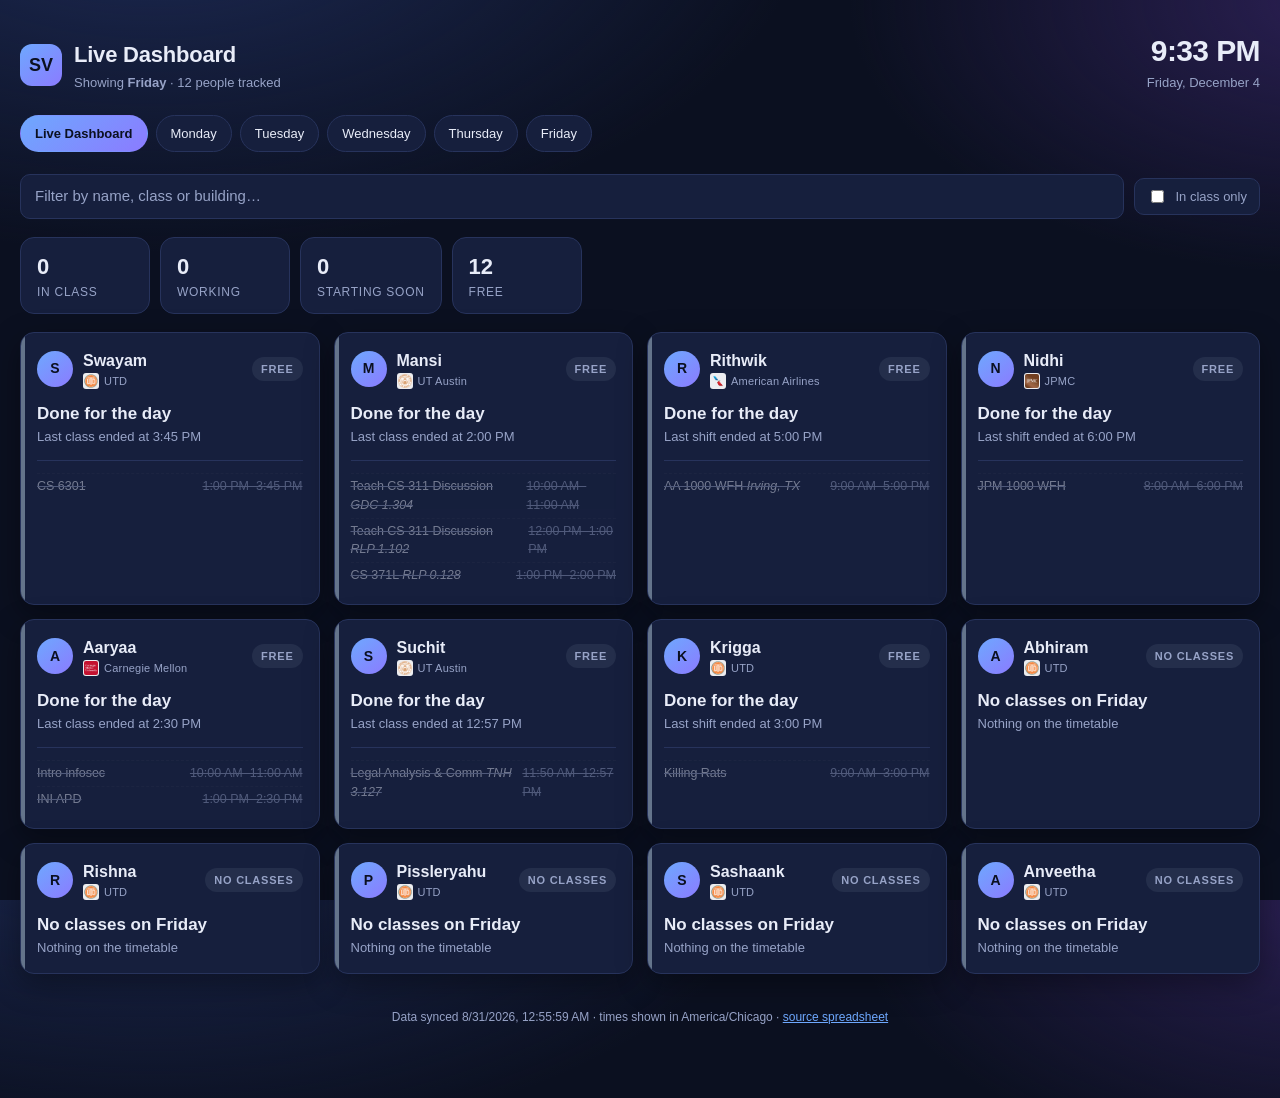
<file: index.html>
<!DOCTYPE html>
<html lang="en">
<head>
  <meta charset="utf-8" />
  <meta name="viewport" content="width=device-width, initial-scale=1" />
  <title>Live Dashboard &middot; Schedule Viewer</title>
  <meta name="description" content="Live view of who is in class right now and when they get out." />
  <link rel="stylesheet" href="./assets/styles.css?v=2" />
  <link rel="icon" href="data:image/svg+xml,<svg xmlns='http://www.w3.org/2000/svg' viewBox='0 0 100 100'><text y='.9em' font-size='90'>🗓️</text></svg>" />
</head>
<body>
  <div class="wrap">
    <header class="topbar">
      <div class="brand">
        <div class="brand-mark">SV</div>
        <div>
          <h1>Live Dashboard</h1>
          <p class="sub" id="sub">Loading&hellip;</p>
        </div>
      </div>
      <div class="clock">
        <div class="time" id="clock">--:--</div>
        <div class="date" id="date"></div>
      </div>
    </header>

    <nav class="nav" id="nav"></nav>

    <div class="toolbar">
      <input type="search" id="search" placeholder="Filter by name, class or building&hellip;" aria-label="Filter people" />
      <label class="toggle"><input type="checkbox" id="busy-only" /> In class only</label>
    </div>

    <section class="summary" id="summary"></section>
    <section class="grid" id="cards"></section>

    <footer id="footer"></footer>
  </div>

  <script type="module" src="./assets/dashboard.js?v=2"></script>
</body>
</html>
</file>
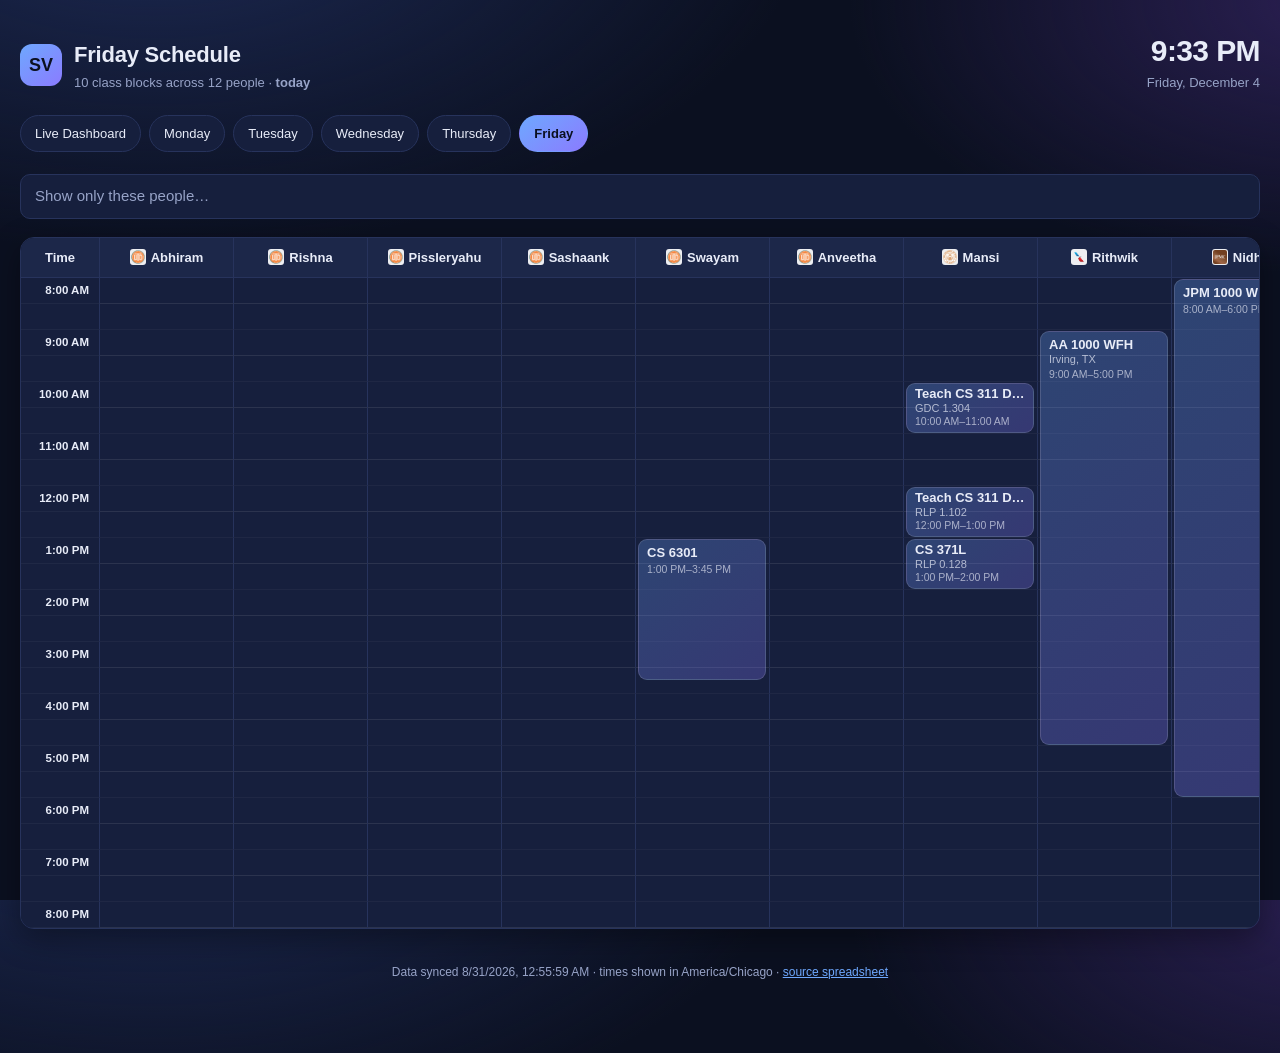
<file: day.html>
<!DOCTYPE html>
<html lang="en">
<head>
  <meta charset="utf-8" />
  <meta name="viewport" content="width=device-width, initial-scale=1" />
  <title>Day Schedule &middot; Schedule Viewer</title>
  <link rel="stylesheet" href="./assets/styles.css?v=2" />
  <link rel="icon" href="data:image/svg+xml,<svg xmlns='http://www.w3.org/2000/svg' viewBox='0 0 100 100'><text y='.9em' font-size='90'>🗓️</text></svg>" />
</head>
<body>
  <div class="wrap">
    <header class="topbar">
      <div class="brand">
        <div class="brand-mark">SV</div>
        <div>
          <h1 id="title">Day Schedule</h1>
          <p class="sub" id="sub">Loading&hellip;</p>
        </div>
      </div>
      <div class="clock">
        <div class="time" id="clock">--:--</div>
        <div class="date" id="date"></div>
      </div>
    </header>

    <nav class="nav" id="nav"></nav>

    <div class="toolbar">
      <input type="search" id="search" placeholder="Show only these people&hellip;" aria-label="Filter people" />
    </div>

    <section class="board-scroll"><div class="board" id="board"></div></section>
    <section class="daylist" id="daylist"></section>

    <footer id="footer"></footer>
  </div>

  <script type="module" src="./assets/day.js?v=2"></script>
</body>
</html>
</file>
<file: assets/styles.css>
:root {
  --bg: #0b1020;
  --bg-soft: #121a33;
  --panel: #161f3d;
  --panel-2: #1c2749;
  --line: #27335c;
  --text: #e8ecf8;
  --muted: #97a3c7;
  --accent: #6ea8fe;
  --accent-2: #8b7bff;
  --live: #34d399;
  --warn: #fbbf24;
  --work: #38bdf8;
  --idle: #64748b;
  --radius: 14px;
  --shadow: 0 10px 30px rgba(0, 0, 0, 0.35);
}

* { box-sizing: border-box; }

html, body { height: 100%; }

body {
  margin: 0;
  background:
    radial-gradient(1100px 600px at 12% -12%, #1d2a55 0%, transparent 60%),
    radial-gradient(900px 500px at 105% 0%, #2a1f52 0%, transparent 55%),
    var(--bg);
  color: var(--text);
  font-family: "Inter", -apple-system, BlinkMacSystemFont, "Segoe UI", Roboto, Helvetica, Arial, sans-serif;
  font-size: 15px;
  line-height: 1.5;
  -webkit-font-smoothing: antialiased;
}

a { color: var(--accent); }

.wrap {
  max-width: 1280px;
  margin: 0 auto;
  padding: 28px 20px 72px;
}

/* ------------------------------- header ------------------------------- */

.topbar {
  display: flex;
  flex-wrap: wrap;
  align-items: flex-end;
  justify-content: space-between;
  gap: 18px;
  margin-bottom: 22px;
}

.brand {
  display: flex;
  align-items: center;
  gap: 12px;
}

.brand-mark {
  width: 42px;
  height: 42px;
  border-radius: 12px;
  background: linear-gradient(140deg, var(--accent), var(--accent-2));
  display: grid;
  place-items: center;
  font-weight: 700;
  color: #0b1020;
  font-size: 18px;
}

h1 {
  margin: 0;
  font-size: 22px;
  letter-spacing: -0.01em;
}

.sub {
  margin: 2px 0 0;
  color: var(--muted);
  font-size: 13px;
}

.clock {
  text-align: right;
}

.clock .time {
  font-size: 30px;
  font-weight: 700;
  font-variant-numeric: tabular-nums;
  letter-spacing: -0.02em;
}

.clock .date {
  color: var(--muted);
  font-size: 13px;
}

/* -------------------------------- nav --------------------------------- */

.nav {
  display: flex;
  flex-wrap: wrap;
  gap: 8px;
  margin-bottom: 22px;
}

.nav a,
.chip {
  display: inline-block;
  padding: 8px 14px;
  border-radius: 999px;
  border: 1px solid var(--line);
  background: var(--panel);
  color: var(--text);
  text-decoration: none;
  font-size: 13px;
  font-weight: 500;
  transition: background 0.15s ease, border-color 0.15s ease;
}

.nav a:hover { background: var(--panel-2); }

.nav a.active {
  background: linear-gradient(140deg, var(--accent), var(--accent-2));
  border-color: transparent;
  color: #0b1020;
  font-weight: 600;
}

.nav .spacer { flex: 1; }

/* ------------------------------ toolbar ------------------------------- */

.toolbar {
  display: flex;
  flex-wrap: wrap;
  gap: 10px;
  align-items: center;
  margin-bottom: 18px;
}

input[type="search"] {
  flex: 1;
  min-width: 200px;
  padding: 10px 14px;
  border-radius: 10px;
  border: 1px solid var(--line);
  background: var(--panel);
  color: var(--text);
  font: inherit;
}

input[type="search"]::placeholder { color: var(--muted); }

input[type="search"]:focus {
  outline: 2px solid var(--accent);
  outline-offset: 1px;
}

.toggle {
  display: inline-flex;
  align-items: center;
  gap: 8px;
  color: var(--muted);
  font-size: 13px;
  padding: 8px 12px;
  border: 1px solid var(--line);
  border-radius: 10px;
  background: var(--panel);
  cursor: pointer;
}

/* ------------------------------- cards -------------------------------- */

.summary {
  display: flex;
  flex-wrap: wrap;
  gap: 10px;
  margin-bottom: 18px;
}

.stat {
  background: var(--panel);
  border: 1px solid var(--line);
  border-radius: var(--radius);
  padding: 12px 16px;
  min-width: 130px;
}

.stat .n {
  font-size: 22px;
  font-weight: 700;
  font-variant-numeric: tabular-nums;
}

.stat .l {
  font-size: 12px;
  color: var(--muted);
  text-transform: uppercase;
  letter-spacing: 0.06em;
}

.grid {
  display: grid;
  grid-template-columns: repeat(auto-fill, minmax(285px, 1fr));
  align-items: stretch;
  gap: 14px;
}

.card {
  position: relative;
  display: flex;
  flex-direction: column;
  background: var(--panel);
  border: 1px solid var(--line);
  border-radius: var(--radius);
  padding: 16px;
  overflow: hidden;
  box-shadow: var(--shadow);
}

.card-foot { padding-top: 2px; }

.card::before {
  content: "";
  position: absolute;
  inset: 0 auto 0 0;
  width: 4px;
  background: var(--idle);
}

.card.is-busy::before { background: var(--live); }
.card.is-soon::before { background: var(--warn); }
.card.is-work::before { background: var(--work); }

.card-head {
  display: flex;
  align-items: center;
  gap: 10px;
  margin-bottom: 12px;
  flex: none;
}

.avatar {
  width: 36px;
  height: 36px;
  flex: none;
  border-radius: 50%;
  display: grid;
  place-items: center;
  font-weight: 700;
  font-size: 14px;
  color: #0b1020;
  background: linear-gradient(140deg, var(--accent), var(--accent-2));
}

.name {
  font-weight: 650;
  font-size: 16px;
}

.school {
  display: flex;
  align-items: center;
  gap: 5px;
  font-size: 11px;
  font-weight: 500;
  color: var(--muted);
  letter-spacing: 0.02em;
}

.org {
  width: 16px;
  height: 16px;
  object-fit: contain;
  flex: none;
  border-radius: 3px;
  background: rgba(255, 255, 255, 0.92);
  padding: 1px;
}

.badge {
  margin-left: auto;
  font-size: 11px;
  font-weight: 700;
  letter-spacing: 0.07em;
  text-transform: uppercase;
  padding: 4px 9px;
  border-radius: 999px;
  background: rgba(100, 116, 139, 0.18);
  color: var(--muted);
  white-space: nowrap;
}

.badge.busy { background: rgba(52, 211, 153, 0.16); color: var(--live); }
.badge.soon { background: rgba(251, 191, 36, 0.16); color: var(--warn); }
.badge.work { background: rgba(56, 189, 248, 0.16); color: var(--work); }

.now-line {
  font-size: 17px;
  font-weight: 600;
}

.now-meta,
.next-line {
  color: var(--muted);
  font-size: 13px;
}

.ends {
  margin-top: 8px;
  font-size: 13.5px;
  color: var(--text);
}

.ends strong { color: var(--live); }

.ends.est strong { color: var(--warn); }

.bar {
  height: 6px;
  border-radius: 999px;
  background: rgba(255, 255, 255, 0.08);
  margin-top: 10px;
  overflow: hidden;
}

.bar > i {
  display: block;
  height: 100%;
  border-radius: 999px;
  background: linear-gradient(90deg, var(--accent), var(--live));
}

.divider {
  height: 1px;
  background: var(--line);
  margin: 12px 0;
}

.up-next {
  display: flex;
  gap: 8px;
  align-items: baseline;
  font-size: 13px;
}

.up-next .k {
  color: var(--muted);
  text-transform: uppercase;
  font-size: 11px;
  letter-spacing: 0.06em;
  flex: none;
}

.rest {
  margin: 10px 0 0;
  padding: 0;
  list-style: none;
  font-size: 12.5px;
  color: var(--muted);
}

.rest li {
  display: flex;
  justify-content: space-between;
  gap: 10px;
  padding: 3px 0;
  border-top: 1px dashed rgba(255, 255, 255, 0.06);
}

.rest li span:first-child { color: var(--text); }

.rest li.done { opacity: 0.45; text-decoration: line-through; }

/* ------------------------------ day grid ------------------------------ */

.board-scroll {
  overflow-x: auto;
  border: 1px solid var(--line);
  border-radius: var(--radius);
  background: var(--panel);
  box-shadow: var(--shadow);
}

.board {
  display: grid;
  min-width: 900px;
  position: relative;
}

.board .hcell {
  position: sticky;
  top: 0;
  z-index: 3;
  background: var(--panel-2);
  border-bottom: 1px solid var(--line);
  border-left: 1px solid var(--line);
  padding: 10px 8px;
  text-align: center;
  font-weight: 650;
  font-size: 13px;
}

.board .hcell .org { margin-right: 5px; vertical-align: -3px; }

.board .hcell.corner {
  left: 0;
  z-index: 4;
  border-left: 0;
}

.board .tcell {
  position: sticky;
  left: 0;
  z-index: 2;
  background: var(--panel);
  border-bottom: 1px solid rgba(255, 255, 255, 0.04);
  padding: 4px 10px;
  font-size: 11.5px;
  color: var(--muted);
  font-variant-numeric: tabular-nums;
  text-align: right;
}

.board .tcell.hour { color: var(--text); font-weight: 600; }

.board .slot {
  border-left: 1px solid var(--line);
  border-bottom: 1px solid rgba(255, 255, 255, 0.04);
  min-height: 26px;
}

.board .slot.hour { border-bottom-color: rgba(255, 255, 255, 0.09); }

.board .ev {
  margin: 2px 3px;
  align-self: start;
  border-radius: 9px;
  padding: 5px 8px;
  font-size: 12.5px;
  line-height: 1.2;
  overflow: hidden;
  border: 1px solid rgba(255, 255, 255, 0.14);
  background: linear-gradient(140deg, rgba(110, 168, 254, 0.28), rgba(139, 123, 255, 0.28));
  z-index: 1;
}

.board .ev b,
.board .ev small,
.board .ev .t {
  display: block;
  white-space: nowrap;
  overflow: hidden;
  text-overflow: ellipsis;
}

.board .ev b { font-size: 13px; }

.board .ev small { color: rgba(232, 236, 248, 0.72); font-size: 11px; }

.board .ev .t {
  margin-top: 2px;
  font-size: 10.5px;
  color: rgba(232, 236, 248, 0.66);
  font-variant-numeric: tabular-nums;
}

.board .ev.short,
.board .ev.mini,
.board .ev.tiny {
  padding: 3px 8px;
  font-size: 11.5px;
  line-height: 1.15;
}

.board .ev.short .t { margin-top: 0; }

.board .ev.mini .t { display: none; }

.board .ev.tiny small,
.board .ev.tiny .t { display: none; }

.board .nowline {
  grid-column: 2 / -1;
  position: relative;
  align-self: start;
  height: 0;
  z-index: 5;
  pointer-events: none;
  border-top: 1px solid rgba(255, 93, 143, 0.55);
}

.board .nowline::after {
  content: "";
  position: absolute;
  left: -4px;
  top: -4px;
  width: 7px;
  height: 7px;
  border-radius: 50%;
  background: #ff5d8f;
}

/* --------------------------- day list (mobile) ------------------------ */

.daylist { display: none; }

.person-block {
  background: var(--panel);
  border: 1px solid var(--line);
  border-radius: var(--radius);
  padding: 14px 16px;
  margin-bottom: 12px;
}

.person-block h3 {
  margin: 0 0 8px;
  font-size: 15px;
  display: flex;
  align-items: center;
  gap: 7px;
}

.person-block ul { margin: 0; padding: 0; list-style: none; }

.person-block li {
  display: flex;
  gap: 12px;
  padding: 6px 0;
  border-top: 1px solid rgba(255, 255, 255, 0.06);
  font-size: 13.5px;
}

.person-block li time {
  flex: none;
  width: 132px;
  color: var(--muted);
  font-variant-numeric: tabular-nums;
}

.empty {
  color: var(--muted);
  font-size: 13px;
  font-style: italic;
}

footer {
  margin-top: 34px;
  color: var(--muted);
  font-size: 12px;
  text-align: center;
}

.err {
  background: rgba(255, 93, 143, 0.12);
  border: 1px solid rgba(255, 93, 143, 0.4);
  color: #ffc2d4;
  padding: 14px 16px;
  border-radius: var(--radius);
}

@media (max-width: 760px) {
  .board-scroll { display: none; }
  .daylist { display: block; }
  .clock { text-align: left; }
  .clock .time { font-size: 24px; }
}
</file>
